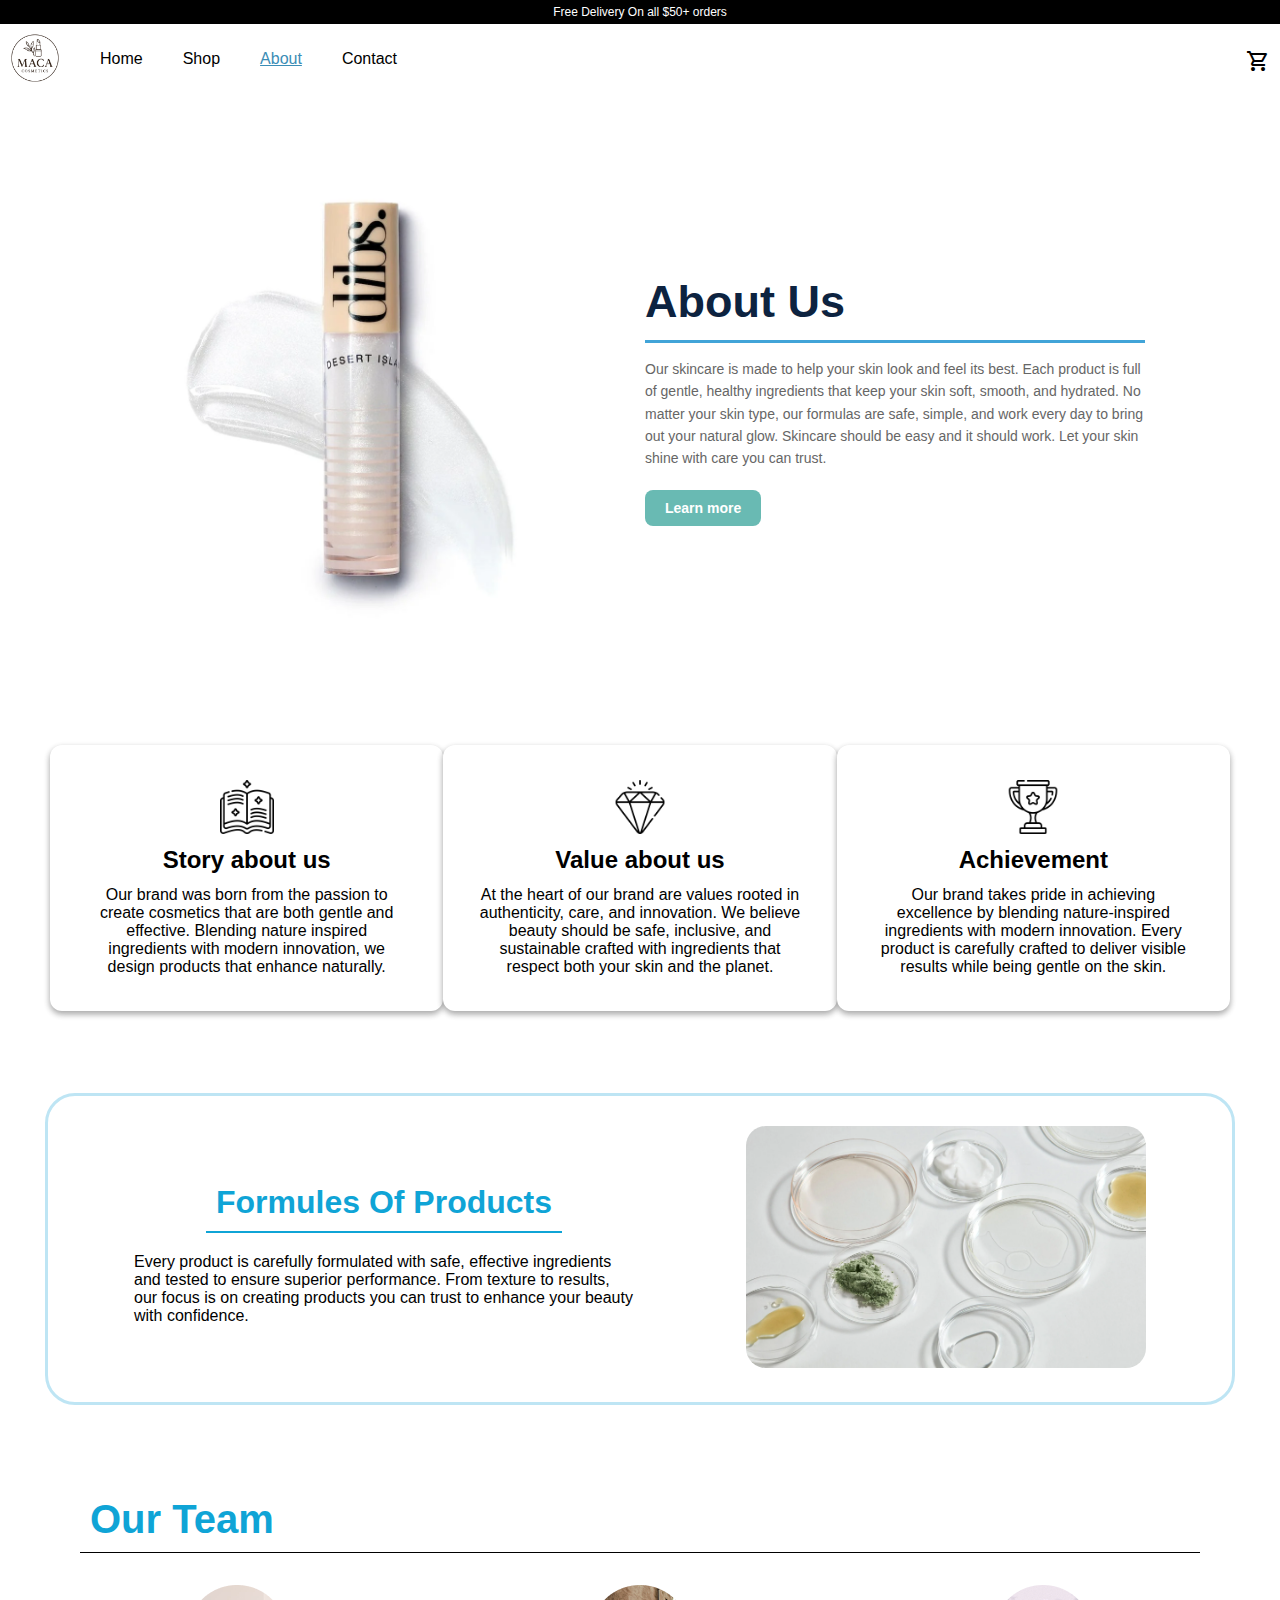
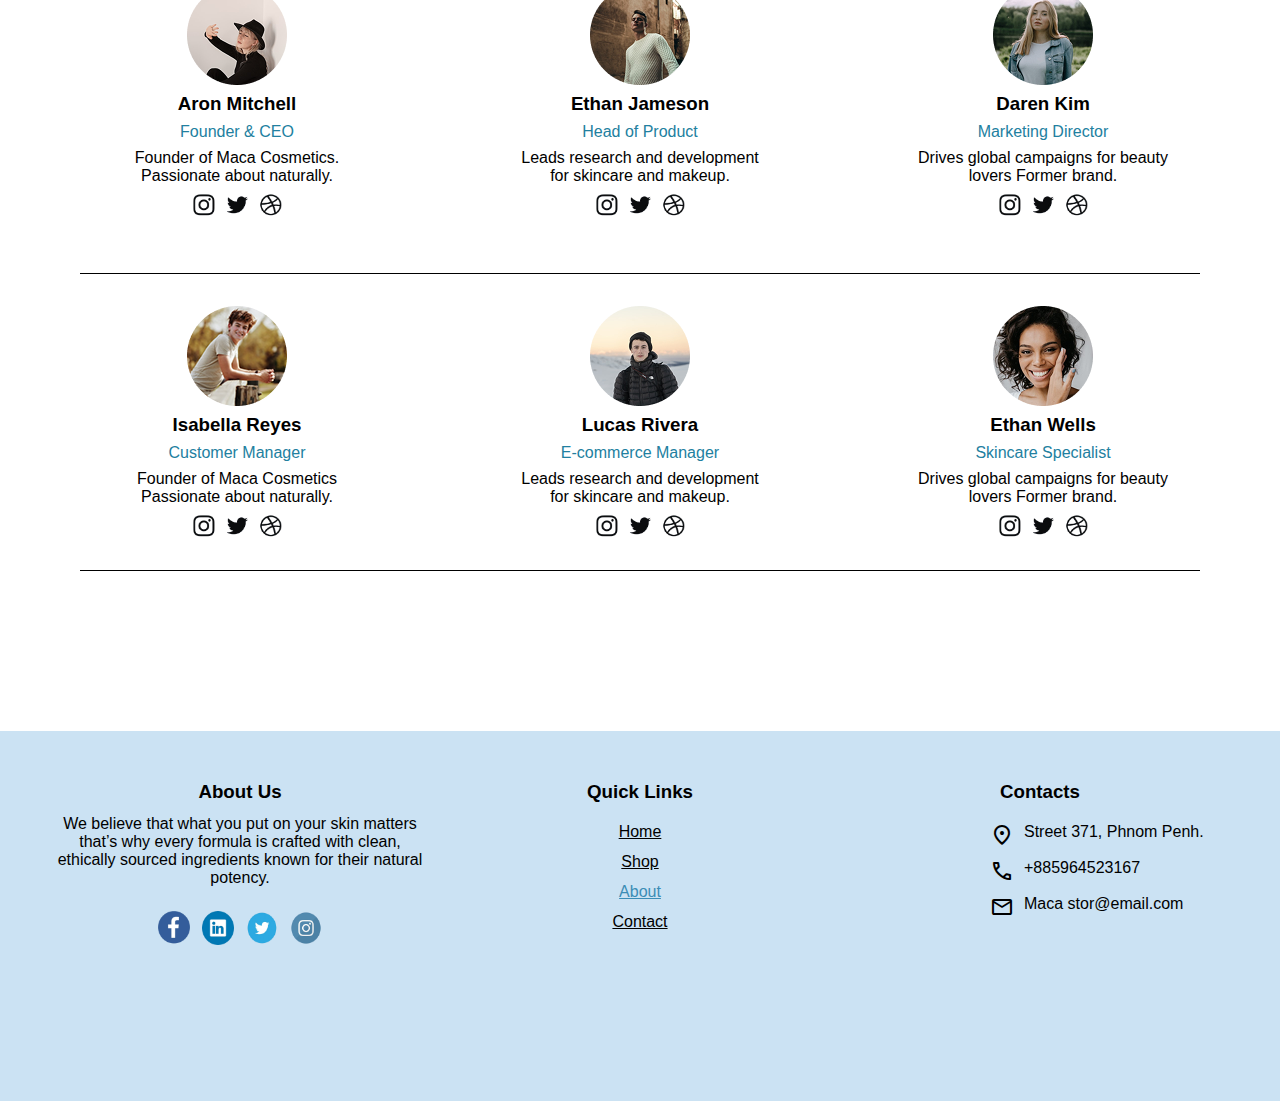
<file: page/about-page.html>
<!DOCTYPE html>
<html lang="en">

<head>
    <meta charset="UTF-8">
    <meta name="viewport" content="width=device-width, initial-scale=1.0">
    <title>About Page</title>
    <link rel="stylesheet" href="../style/about.css">
    <link rel="stylesheet"href="https://fonts.googleapis.com/css2?family=Material+Symbols+Outlined:opsz,wght,FILL,GRAD@20..48,100..700,0..1,-50..200" />
</head>

<body>
    <header>
        <p class="para">Free Delivery On all $50+ orders</p>
        <div class="header">
            <div class="left">
                <!-- <h1>MaCa</h1> -->
                <img src="../photo/logo2.png" alt="">
                <div class="link">
                    <a href="../index.html">Home</a>
                    <a href="shop-page.html">Shop</a>
                    <a href="about-page.html" id="active">About</a>
                    <a href="contact-page.html">Contact</a>
                </div>
            </div>
            <div class="right">
                <span class="material-symbols-outlined " id="icon-nav">
                    shopping_cart
                </span>
            </div>
        </div>
    </header>
    <main>
        <section class="about-section">
            <div class="about-image">
                <img src="../photo/image10.png" alt="About Us">
                 <!-- <img src="../photo/logo2.png" alt=""> -->
            </div>
            <div class="about-content">
                <h1>About Us</h1>
                <p>
                    Our skincare is made to help your skin look and feel its best. Each product is full of gentle, healthy ingredients that keep your skin soft, smooth, and hydrated. No matter your skin type, our formulas are safe, simple, and work every day to bring out your natural glow. Skincare should be easy and it should work. Let your skin shine with care you can trust.
                </p>
                <a href="#" class="btn">Learn more</a>
            </div>
        </section>
    </main>
    <section>
        <div class="text-footer">
            <div class="text">
                <span class="icon-self">
                    <img src="../photo/book.png" alt="">
                    <h2>Story about us</h2>
                    <p>Our brand was born from the passion to create cosmetics that are both gentle and effective. Blending nature inspired ingredients with modern innovation, we design products that enhance naturally.</p>
                </span>
            </div>
            <div class="text">
                <span class="icon-self">
                    <img src="../photo/value.png" alt="">
                    <h2>Value about us</h2>
                    <p>At the heart of our brand are values rooted in authenticity, care, and innovation. We believe beauty should be safe, inclusive, and sustainable crafted with ingredients that respect both your skin and the planet.</p>
                </span>
            </div>
            <div class="text">
                <span class="icon-self">
                    <img src="../photo/achive.png" alt="">
                    <h2>Achievement</h2>
                    <p>Our brand takes pride in achieving excellence by blending nature-inspired ingredients with modern innovation. Every product is carefully crafted to deliver visible results while being gentle on the skin. </p>
                </span>
            </div>
        </div>
    </section>
    <section>
        <div class="contain">
            <div class="text-contain">
                <h1>Formules Of Products</h1>
                <p>Every product is carefully formulated with safe, effective ingredients and tested to ensure superior performance. From texture to results, our focus is on creating products you can trust to enhance your beauty with confidence.</p>
            </div>
            <div><img src="../photo/fumule.png" alt=""></div>
        </div>
    </section>
    <section class="team">
        <h1>Our Team</h1>
        <div class="pro">
            <div class="profile">
                <img src="../photo/Ellipse 2.png" alt="">
                <!-- <img src="../photo/image-icon.png" alt="" id="icon-pro"> -->
                <h3>Aron Mitchell</h3>
                <p class="position">Founder & CEO </p>
                <p>Founder of Maca Cosmetics. Passionate about naturally.</p>
                <img src="../photo/icon-pro.png" alt="" id="img-pro">

            </div>
            <div class="profile">
                <img src="../photo/Ellipse 4.png" alt="">
                <h3>Ethan Jameson</h3>
                <p class="position">Head of Product</p>
                <p>Leads research and development for skincare and makeup.</p>
                <img src="../photo/icon-pro.png" alt="" id="img-pro">

            </div>
            <div class="profile">
                <img src="../photo/Ellipse 3.png" alt="">
                <!-- <img src="../photo/image-icon.png" alt="" id="icon-pro"> -->
                <h3>Daren Kim</h3>
                <p class="position">Marketing Director </p>
                <p>Drives global campaigns for beauty lovers Former brand.</p>
                <img src="../photo/icon-pro.png" alt="" id="img-pro">
            </div>  
        </div>
        <div class="pro1">
            <div class="profile">
                <img src="../photo/Ellipse 7.png" alt="">
                <!-- <img src="../photo/image-icon.png" alt="" id="icon-pro"> -->
                <h3>Isabella Reyes</h3>
                <p class="position">Customer Manager </p>
                <p>Founder of Maca Cosmetics Passionate about naturally.</p>
                <img src="../photo/icon-pro.png" alt="" id="img-pro">
            </div>
            <div class="profile">
                <img src="../photo/Ellipse 6.png" alt="">
                <h3>Lucas Rivera</h3>
                <p class="position">E-commerce Manager</p>
                <p>Leads research and development for skincare and makeup.</p>
                <img src="../photo/icon-pro.png" alt="" id="img-pro">
            </div>
            <div class="profile">
                <img src="../photo/Ellipse 1.png" alt="">
                <!-- <img src="../photo/image-icon.png" alt="" id="icon-pro"> -->
                <h3>Ethan Wells</h3>
                <p class="position">Skincare Specialist </p>
                <p>Drives global campaigns for beauty lovers Former brand.</p>
                <img src="../photo/icon-pro.png" alt="" id="img-pro">
            </div>  
        </div>
    </section>
    <footer>
        <div class="text-footershop">
            <div class="footer">
                <div class="last-left">
                    <h3>About Us</h3>
                    <p>We believe that what you put on your skin matters that’s why every formula is crafted with
                        clean,
                        ethically sourced ingredients known for their natural potency.</p>
                    <div class="icon-shop">
                        <img src="../photo/fb.png" alt="" id="image-footer">
                        <img src="../photo/lik.png" alt="" id="image-footer">
                        <img src="../photo/twi.png" alt="" id="image-footer">
                        <img src="../photo/insta.png" alt="" id="image-footer">
                    </div>
                </div>
                <div class="last-center">
                    <h3>Quick Links</h3>
                    <div class="quick">
                        <a href="../index.html">Home</a>
                        <a href="shop-page.html" >Shop</a>
                        <a href="about-page.html" id="active">About</a>
                        <a href="contact-page.html">Contact</a>
                    </div>
                </div>
                <div class="right">
                    <h3>Contacts</h3>
                    <div class="info">
                        <div class="icon-foot">
                            <span class="material-symbols-outlined">
                            location_on
                            </span> 
                             <p>Street 371, Phnom Penh.</p>
                        </div>
                        <div class="icon-foot">
                            <span class="material-symbols-outlined">
                            call
                            </span>
                            <p>+885964523167</p>
                        </div>
                        <div class="icon-foot">
                            <span class="material-symbols-outlined">
                            mail
                            </span>
                            <p>Maca stor@email.com</p>
                        </div>      
                    </div>
                </div>
            </div>
        </div>
    </footer>
</body>
</html>
</file>
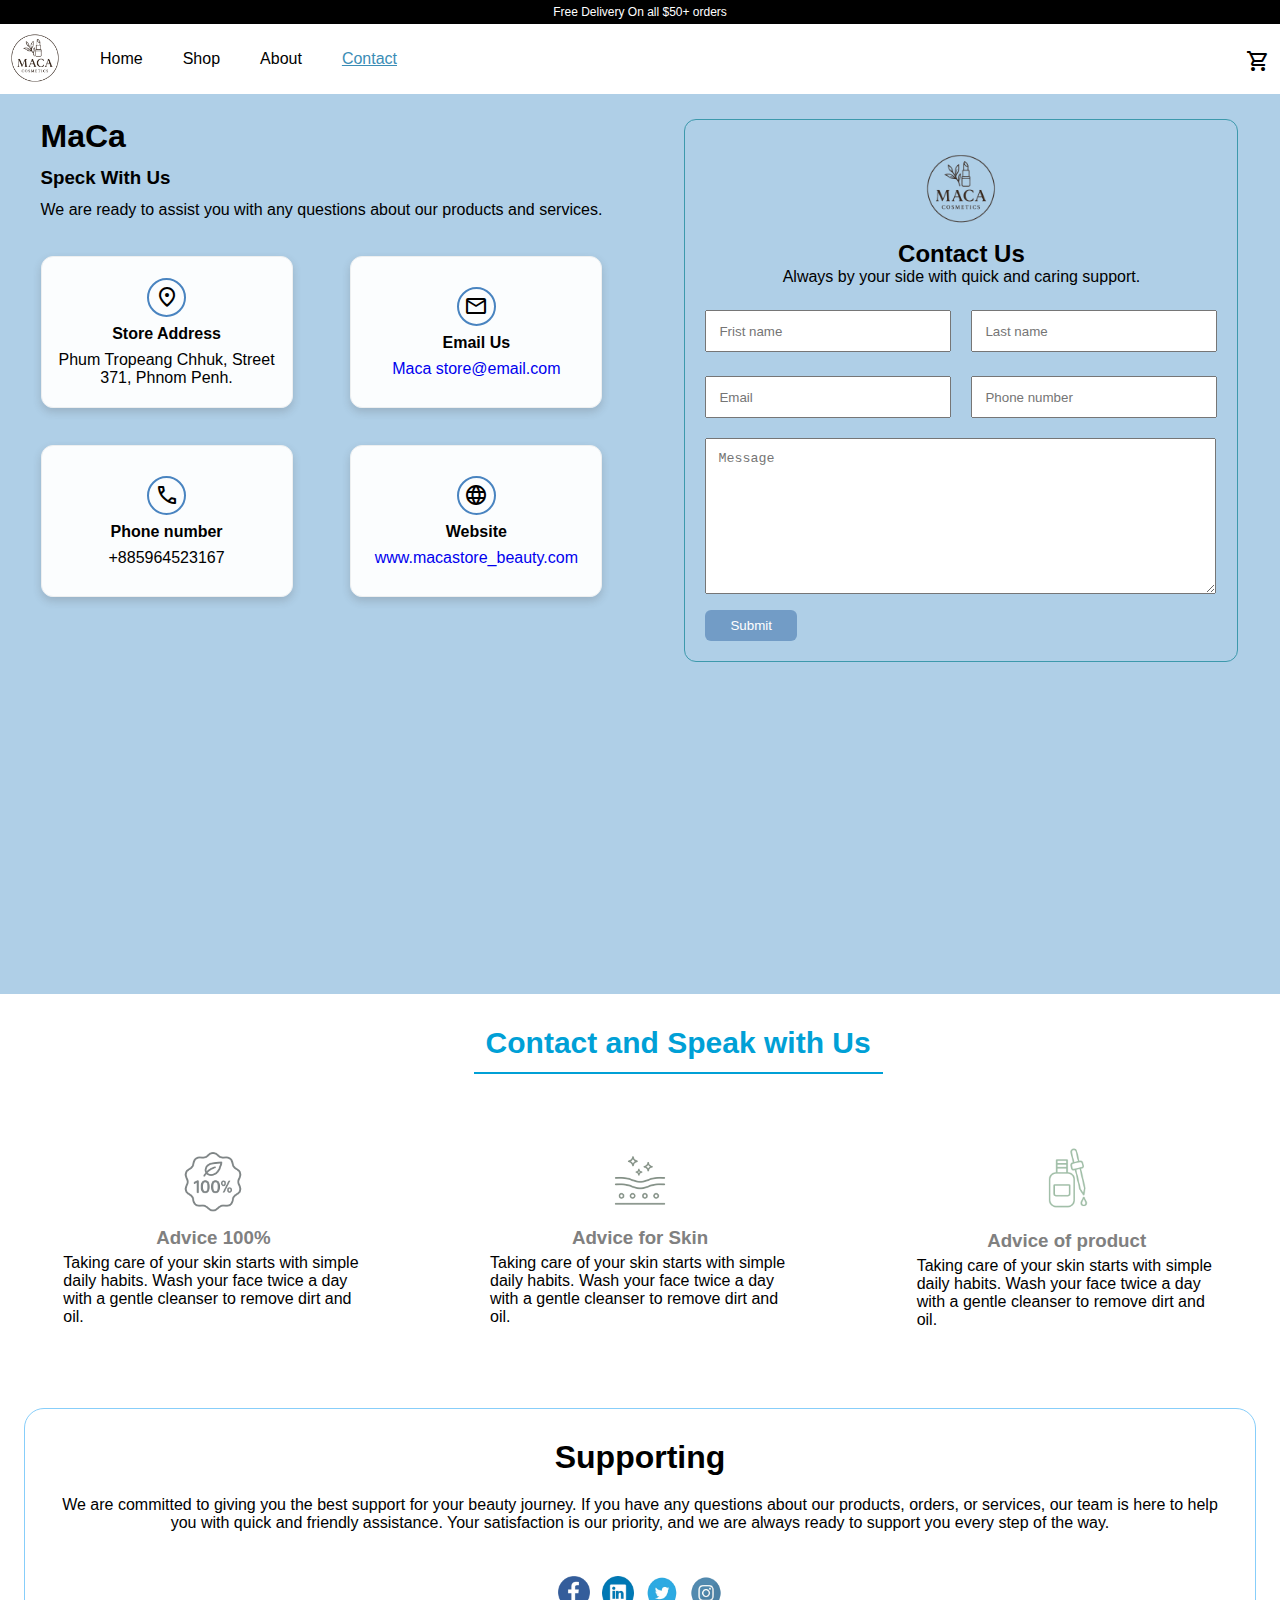
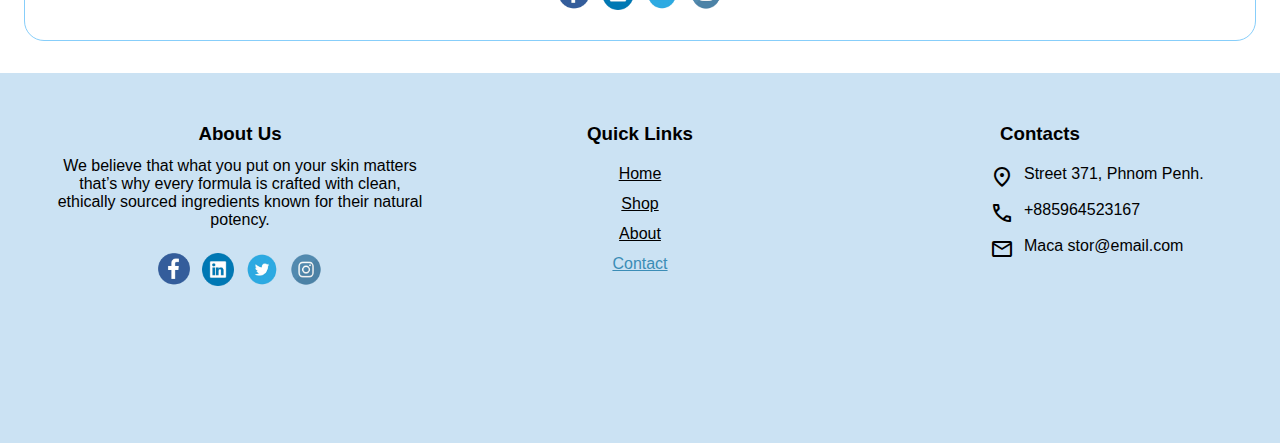
<file: page/contact-page.html>
<!DOCTYPE html>
<html lang="en">
<head>
    <meta charset="UTF-8">
    <meta name="viewport" content="width=device-width, initial-scale=1.0">
    <title>Contact Page</title>
    <link rel="stylesheet" href="../style/contact.css">
    <link rel="stylesheet" href="https://fonts.googleapis.com/css2?family=Material+Symbols+Outlined:opsz,wght,FILL,GRAD@20..48,100..700,0..1,-50..200" />
</head>
<body>
    <header>
        <p class="para">Free Delivery On all $50+ orders</p>
        <div class="header">
            <div class="left">
                <!-- <h1>MaCa</h1> -->
                <img src="../photo/logo2.png" alt="">
                <div class="link">
                    <a href="../index.html">Home</a>
                    <a href="shop-page.html">Shop</a>
                    <a href="about-page.html">About</a>
                    <a href="contact-page.html" id="active">Contact</a>
                </div>
            </div>
            <div class="right">
                <span class="material-symbols-outlined" id="icon-nav">
                shopping_cart
                </span>
            </div>
        </div>
    </header>
    <main>
        <div class="contain-main">
            <div class="left-contact">
                <!-- <img src="../photo/logo2.png" alt=""> -->
                 <h1>MaCa</h1>
                <h3>Speck With Us</h3>
                <p>We are ready to assist you with any questions about our products and services.</p>
                <div class="info-contact">
                    <div class="contact-contant">
                        <div class="icon-contact">
                            <span class="material-symbols-outlined">
                            location_on
                            </span>
                        </div>
                        <p><b>Store Address</b></p>
                        <p>Phum Tropeang Chhuk, Street 371, Phnom Penh.</p>
                    </div>
                    <div class="contact-contant">
                        <div class="icon-contact">
                        <span class="material-symbols-outlined">
                        mail
                        </span>  
                        </div>
                        <p><b>Email Us</b></p>
                        <a href="#">Maca store@email.com</a>
                    </div>
                </div>
                <div class="info-contact">
                    <div class="contact-contant">
                        <div class="icon-contact">
                        <span class="material-symbols-outlined">
                            call
                        </span>
                        </div>
                        <p><b>Phone number</b></p>
                        <p>+885964523167</p>
                    </div>
                    <div class="contact-contant">
                        <div class="icon-contact">
                            <span class="material-symbols-outlined">
                            language
                            </span>
                        </div>
                        <p><b>Website</b></p>
                        <a href="#">www.macastore_beauty.com</a>
                    </div>
                </div>
            </div>
            <div class="right-contact">
                <div class="text-contactpage">
                    <img src="../photo/logo2.png" alt="">
                    <h2>Contact Us</h2>
                    <p>Always by your side with quick and caring support.</p>
                </div>
                <div class="form">
                    <form action="" class="form-contact">
                        <input type="text" placeholder="Frist name"​ id="form">
                        <input type="email" placeholder="Email" id="form">
                    </form>
                    <form action="" class="form-contact">
                        <input type="text" placeholder="Last name" id="form">
                        <input type="number" placeholder="Phone number" id="form">
                    </form>
                </div>
                <textarea name="" id="" placeholder="Message" class="message"></textarea>
                <div class="btn-contact"><button>Submit</button></div> 
            </div>
        </div> 
    </main>
    <section>
        <h1 class="text-h1">Contact and Speak with Us</h1>
        <div class="box-contact">
            <div class="box-main">
                <img src="../photo/im1.png" alt="">
                <h3>Advice 100%</h3>
                <p>Taking care of your skin starts with simple daily habits. Wash your face twice a day with a gentle cleanser to remove dirt and oil.</p>
            </div>
            <div class="box-main">
                <img src="../photo/im2.png" alt="">
                <h3>Advice for Skin</h3>
                <p>Taking care of your skin starts with simple daily habits. Wash your face twice a day with a gentle cleanser to remove dirt and oil.</p>
            </div>
            <div class="box-main">
                <img src="../photo/im3.png" alt="" id="im3">
                <h3>Advice of product</h3>
                <p>Taking care of your skin starts with simple daily habits. Wash your face twice a day with a gentle cleanser to remove dirt and oil.</p>
            </div>
        </div>
            <div class="support">
                <div class="text-support">
                    <h1>Supporting</h1>
                    <p>We are committed to giving you the best support for your beauty journey. If you have any questions about our products, orders, or services, our team is here to help you with quick and friendly assistance. Your satisfaction is our priority, and we are always ready to support you every step of the way.</p>
                    <div class="icon-shop">
                        <img src="../photo/fb.png" alt="" id="image-footer">
                        <img src="../photo/lik.png" alt="" id="image-footer">
                        <img src="../photo/twi.png" alt="" id="image-footer">
                        <img src="../photo/insta.png" alt="" id="image-footer">
                    </div>
                </div>
            </div>
    </section>
    <footer>
        <div class="text-footershop">
            <div class="footer">
                <div class="last-left">
                    <h3>About Us</h3>
                    <p>We believe that what you put on your skin matters that’s why every formula is crafted with
                        clean,
                        ethically sourced ingredients known for their natural potency.</p>
                    <div class="icon-shop">
                        <img src="../photo/fb.png" alt="" id="image-footer">
                        <img src="../photo/lik.png" alt="" id="image-footer">
                        <img src="../photo/twi.png" alt="" id="image-footer">
                        <img src="../photo/insta.png" alt="" id="image-footer">
                    </div>
                </div>
                <div class="last-center">
                    <h3>Quick Links</h3>
                    <div class="quick">
                        <a href="../index.html">Home</a>
                        <a href="shop-page.html" >Shop</a>
                        <a href="about-page.html">About</a>
                        <a href="contact-page.html"  id="active">Contact</a>
                    </div>
                </div>
                <div class="right">
                    <h3>Contacts</h3>
                    <div class="info">
                        <div class="icon-foot">
                            <span class="material-symbols-outlined">
                            location_on
                            </span> 
                             <p>Street 371, Phnom Penh.</p>
                        </div>
                        <div class="icon-foot">
                            <span class="material-symbols-outlined">
                            call
                            </span>
                            <p>+885964523167</p>
                        </div>
                        <div class="icon-foot">
                            <span class="material-symbols-outlined">
                            mail
                            </span>
                            <p>Maca stor@email.com</p>
                        </div>      
                    </div>
                </div>
            </div>
        </div>
    </footer>
</body>
</html>
</file>
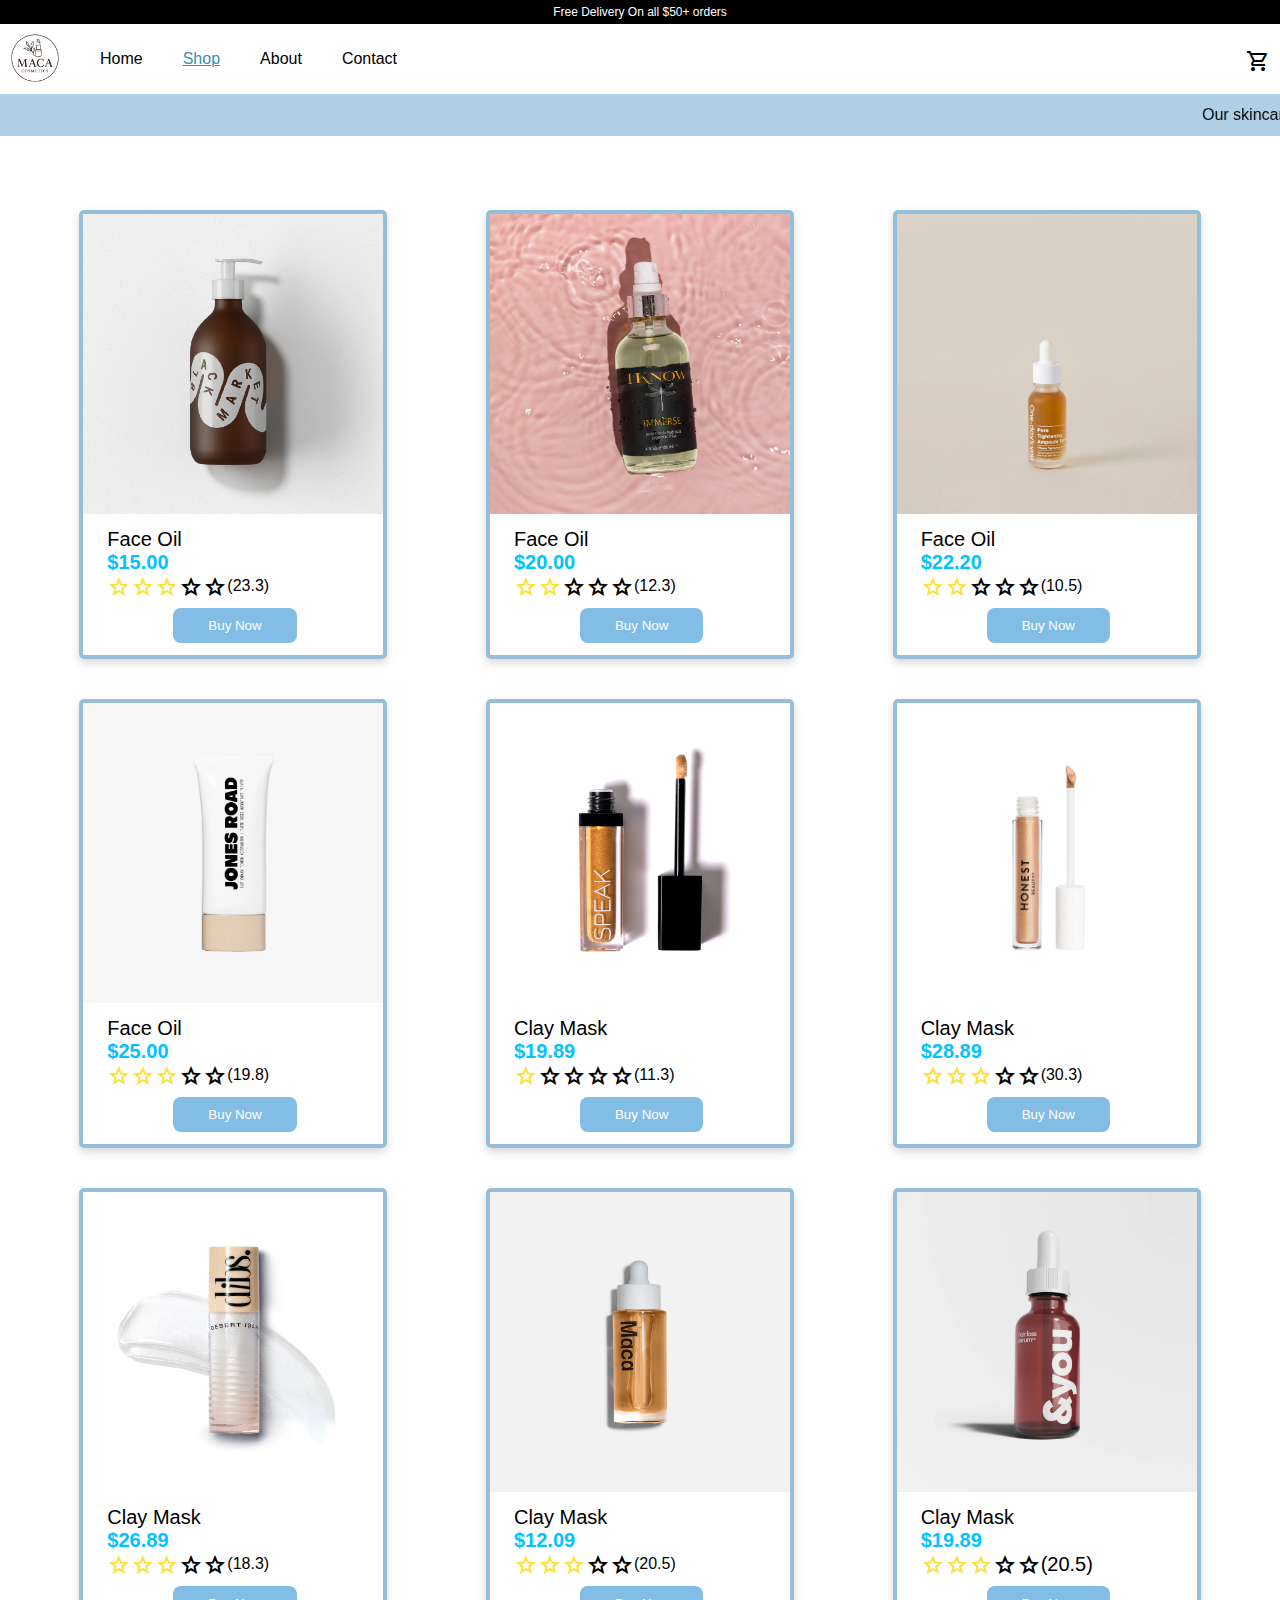
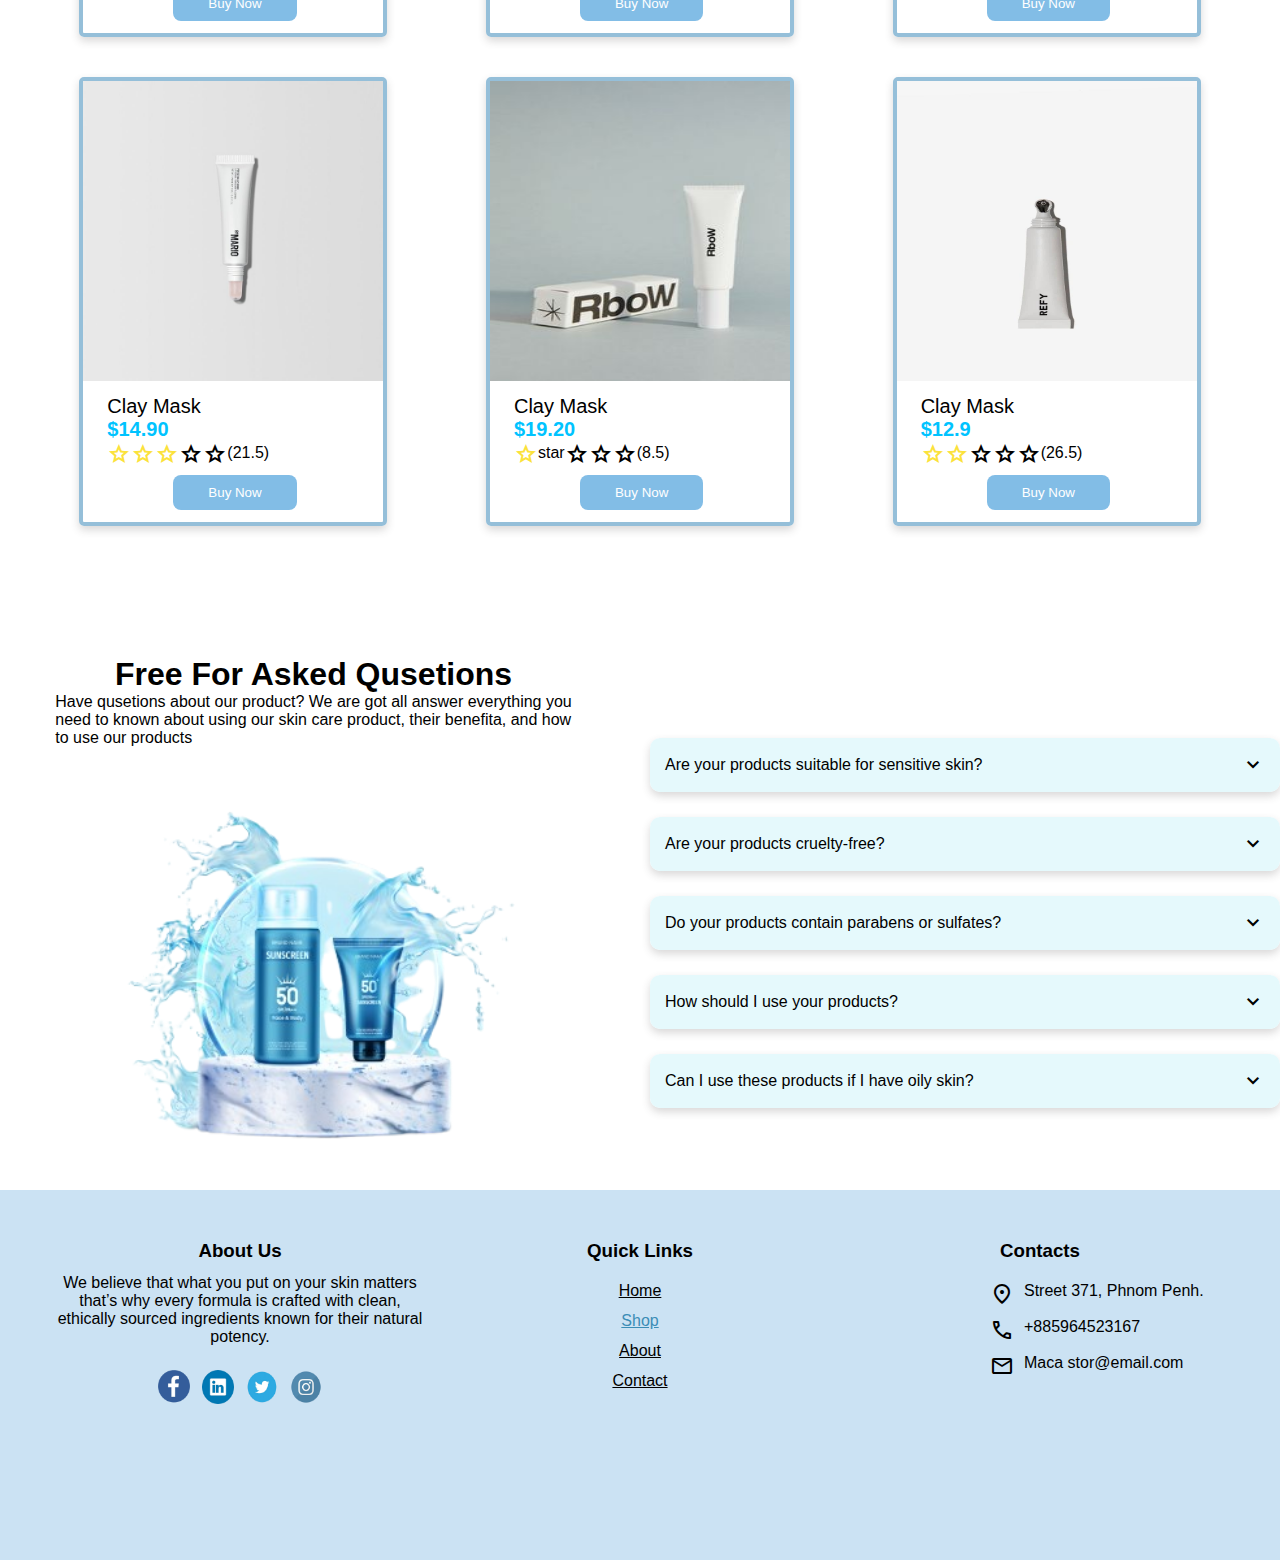
<file: page/shop-page.html>
<!DOCTYPE html>
<html lang="en">
<head>
    <meta charset="UTF-8">
    <meta name="viewport" content="width=device-width, initial-scale=1.0">
    <title>Shop Page</title>
    <link rel="stylesheet" href="../style/shop.css">
    <link rel="stylesheet" href="https://fonts.googleapis.com/css2?family=Material+Symbols+Outlined:opsz,wght,FILL,GRAD@20..48,100..700,0..1,-50..200" />
</head>
<body>
    <header>
        <p class="para">Free Delivery On all $50+ orders</p>
        <div class="header">
            <div class="left">
                <img src="../photo/logo2.png" alt="">
                <div class="link">
                    <a href="../index.html">Home</a>
                    <a href="shop-page.html"  id="active">Shop</a>
                    <a href="about-page.html">About</a>
                    <a href="contact-page.html">Contact</a>
                </div>
            </div>
            <div class="right">
                <span class="material-symbols-outlined " id="icon-nav">
                shopping_cart
                </span>
            </div>
        </div>
    </header>
    <main class="main-shop">
        <marquee>Our skincare is made to help your skin look and feel its best. Each product is full of gentle, healthy ingredients that keep your skin soft, smooth, and hydrated. No matter your skin type, our formulas are safe, simple, and work every day to bring out your natural glow. </marquee>
        <div class="top-sell">
            <div class="card">
                <img src="../photo/image2.png" alt="" >
                <div class="icon-text">
                    <p class="name">Face Oil</p>
                    <p class="price"><b>$15.00</b></p>
                    <div class="star">
                        <span class="material-symbols-outlined" id="icon-card">
                        star
                        </span>
                        <span class="material-symbols-outlined" id="icon-card">
                        star
                        </span>
                        <span class="material-symbols-outlined" id="icon-card">
                        star
                        </span>
                        <span class="material-symbols-outlined">
                        star
                        </span>
                        <span class="material-symbols-outlined">
                        star
                        </span>
                        <span>(23.3)</span>
                    </div>
                </div>
                <div class="view">
                    <button><a href="#">Buy Now</a></button>
                </div>
            </div>
            <div class="card">
                <img src="../photo/image3.png" alt="" > 
                <div class="icon-text">
                    <p class="name">Face Oil</p>
                    <p class="price"><b>$20.00</b></p>
                    <div class="star">
                        <span class="material-symbols-outlined" id="icon-card">
                        star
                        </span>
                        <span class="material-symbols-outlined" id="icon-card">
                        star
                        </span>
                        <span class="material-symbols-outlined">
                        star
                        </span>
                        <span class="material-symbols-outlined">
                        star
                        </span>
                        <span class="material-symbols-outlined">
                        star
                        </span>
                        <span>(12.3)</span>
                    </div>
                </div>
                <div class="view">
                    <button><a href="#">Buy Now</a></button>
                </div>
            </div>
            <div class="card">
                <img src="../photo/image.png" alt="" >
                <div class="icon-text">
                    <p class="name">Face Oil</p>
                    <p class="price"><b>$22.20</b></p>
                    <div class="star">
                        <span class="material-symbols-outlined" id="icon-card">
                        star
                        </span>
                        <span class="material-symbols-outlined" id="icon-card">
                        star
                        </span>
                        <span class="material-symbols-outlined">
                        star
                        </span>
                        <span class="material-symbols-outlined">
                        star
                        </span>
                        <span class="material-symbols-outlined">
                        star
                        </span>
                        <span>(10.5)</span>
                    </div>
                </div>
                <div class="view">
                    <button><a href="#">Buy Now</a></button>
                </div>
            </div>
            <div class="card">
                <img src="../photo/image4.png" alt=""  id="image4">
                <div class="icon-text">
                    <p class="name">Face Oil<p>
                    <p class="price"><b>$25.00</b></p>
                    <div class="star">
                        <span class="material-symbols-outlined" id="icon-card">
                        star
                        </span>
                        <span class="material-symbols-outlined" id="icon-card">
                        star
                        </span>
                        <span class="material-symbols-outlined" id="icon-card">
                        star
                        </span>
                        <span class="material-symbols-outlined">
                        star
                        </span>
                        <span class="material-symbols-outlined">
                        star
                        </span>
                        <span>(19.8)</span>
                    </div>
                </div>
                <div class="view">
                    <button><a href="#">Buy Now</a></button>
                </div>
            </div>
            <div class="card">
                <img src="../photo/image8.png" alt="" id="image4">
                <div class="icon-text">
                    <p class="name">Clay Mask</p>
                    <p class="price"><b>$19.89</b></p>
                    <div class="star">
                        <span class="material-symbols-outlined" id="icon-card">
                        star
                        </span>
                        <span class="material-symbols-outlined">
                        star
                        </span>
                        <span class="material-symbols-outlined">
                        star
                        </span>
                        <span class="material-symbols-outlined">
                        star
                        </span>
                        <span class="material-symbols-outlined">
                        star
                        </span> 
                        <span>(11.3)</span>
                    </div>
                </div>
                <div class="view">
                    <button><a href="#">Buy Now</a></button>
                </div>
            </div>
             <div class="card">
                <img src="../photo/image9.png" alt="" id="image4">
                <div class="icon-text">
                    <p class="name">Clay Mask</p>
                    <p class="price"><b>$28.89</b></p>
                    <div class="star">
                        <span class="material-symbols-outlined" id="icon-card">
                        star
                        </span>
                        <span class="material-symbols-outlined" id="icon-card">
                        star
                        </span>
                        <span class="material-symbols-outlined" id="icon-card">
                        star
                        </span>
                        <span class="material-symbols-outlined">
                        star
                        </span>
                        <span class="material-symbols-outlined">
                        star
                        </span> 
                        <span>(30.3)</span>
                    </div>
                </div>
                <div class="view">
                    <button><a href="#">Buy Now</a></button>
                </div>
            </div>
             <div class="card">
                <img src="../photo/image10.png" alt="" id="image4">
                <div class="icon-text">
                    <p class="name">Clay Mask</p>
                    <p class="price"><b>$26.89</b></p>
                    <div class="star">
                        <span class="material-symbols-outlined" id="icon-card">
                        star
                        </span>
                        <span class="material-symbols-outlined" id="icon-card">
                        star
                        </span>
                        <span class="material-symbols-outlined" id="icon-card">
                        star
                        </span>
                        <span class="material-symbols-outlined">
                        star
                        </span>
                        <span class="material-symbols-outlined">
                        star
                        </span> 
                        <span>(18.3)</span>
                    </div>
                </div>
                <div class="view">
                    <button><a href="#">Buy Now</a></button>
                </div>
            </div>
             <div class="card">
                <img src="../photo/image11.png" alt="" id="image4">
                <div class="icon-text">
                    <p class="name">Clay Mask</p>
                    <p class="price"><b>$12.09</b></p>
                    <div class="star">
                        <span class="material-symbols-outlined" id="icon-card">
                        star
                        </span>
                        <span class="material-symbols-outlined" id="icon-card">
                        star
                        </span>
                        <span class="material-symbols-outlined" id="icon-card">
                        star
                        </span>
                        <span class="material-symbols-outlined">
                        star
                        </span>
                        <span class="material-symbols-outlined">
                        star
                        </span> 
                        <span>(20.5)</span>
                    </div>
                </div>
                <div class="view">
                    <button><a href="#">Buy Now</a></button>
                </div>
            </div>
            <div class="card">
                <img src="../photo/image12.png" alt="" id="image4">
                <div class="icon-text">
                    <p​ class="name">Clay Mask</p>
                    <p class="price"> <b>$19.89</b></p>
                    <div class="star">
                        <span class="material-symbols-outlined" id="icon-card">
                        star
                        </span>
                        <span class="material-symbols-outlined" id="icon-card">
                        star
                        </span>
                        <span class="material-symbols-outlined" id="icon-card">
                        star
                        </span>
                        <span class="material-symbols-outlined">
                        star
                        </span>
                        <span class="material-symbols-outlined">
                        star
                        </span> 
                        <span>(20.5)</span> 
                    </div>
                </div>
                <div class="view">
                    <button><a href="#">Buy Now</a></button>
                </div>
            </div>
            <div class="card">
                <img src="../photo/image13.png" alt="" id="image4">
                <div class="icon-text">
                    <p class="name">Clay Mask</p>
                    <p class="price"><b>$14.90</b></p>
                    <div class="star">
                        <span class="material-symbols-outlined" id="icon-card">
                        star
                        </span>
                        <span class="material-symbols-outlined" id="icon-card">
                        star
                        </span>
                        <span class="material-symbols-outlined" id="icon-card">
                        star
                        </span>
                        <span class="material-symbols-outlined">
                        star
                        </span>
                        <span class="material-symbols-outlined">
                        star
                        </span> 
                        <span>(21.5)</span>
                    </div>
                </div>
                <div class="view">
                    <button><a href="#">Buy Now</a></button>
                </div>
            </div>
             <div class="card">
                <img src="../photo/image14.png" alt="" id="image4">
                <div class="icon-text">
                    <p class="name">Clay Mask</p>
                    <p class="price"><b>$19.20</b></p>
                    <div class="star">
                        <span class="material-symbols-outlined" id="icon-card">
                        star
                        </span>
                        <span class="material-symbols-outline">
                        star
                        </span>
                        <span class="material-symbols-outlined">
                        star
                        </span>
                        <span class="material-symbols-outlined">
                        star
                        </span>
                        <span class="material-symbols-outlined">
                        star
                        </span> 
                        <span>(8.5)</span>
                    </div>
                </div>
                <div class="view">
                    <button><a href="#">Buy Now</a></button>
                </div>
            </div>
            <div class="card">
                <img src="../photo/image15.png" alt="" id="image4">
                <div class="icon-text">
                    <p class="name">Clay Mask</p>
                    <p class="price"><b>$12.9</b></p>
                    <div class="star">
                        <span class="material-symbols-outlined" id="icon-card">
                        star
                        </span>
                        <span class="material-symbols-outlined" id="icon-card">
                        star
                        </span>
                        <span class="material-symbols-outlined">
                        star
                        </span>
                        <span class="material-symbols-outlined">
                        star
                        </span>
                        <span class="material-symbols-outlined">
                        star
                        </span> 
                        <span>(26.5)</span>
                    </div>
                </div>
                <div class="view">
                    <button><a href="#">Buy Now</a></button>
                </div>
            </div>
        </div>
    </main>
    <section>
        <div class="on-footer">
            <div class="left-shop">
                <h1>Free For Asked Qusetions</h1>
                <p>Have qusetions about our product? We are got all answer everything you <br> need to known about using our skin care product, their benefita, and how  <br>to use our products</p>
                <img src="../photo/shop.png" alt="">
            </div>
            <div class="right-shop">
                <div class="text-rightshop">Are your products suitable for sensitive skin?
                    <span class="material-symbols-outlined">
                    keyboard_arrow_down
                    </span>
                </div>
                <div class="text-rightshop">Are your products cruelty-free?
                    <span class="material-symbols-outlined">
                    keyboard_arrow_down
                    </span>
                </div>
                <div class="text-rightshop">Do your products contain parabens or sulfates?
                    <span class="material-symbols-outlined">
                    keyboard_arrow_down
                    </span>
                </div>
                <div class="text-rightshop">How should I use your products?
                    <span class="material-symbols-outlined">
                    keyboard_arrow_down
                    </span>
                </div>
                <div class="text-rightshop">Can I use these products if I have oily skin?
                    <span class="material-symbols-outlined">
                    keyboard_arrow_down
                    </span>
                </div>
            </div> 
       </div>
    </section> 
   <footer>
        <div class="text-footershop">
            <div class="footer">
                <div class="last-left">
                    <h3>About Us</h3>
                    <p>We believe that what you put on your skin matters that’s why every formula is crafted with
                        clean,
                        ethically sourced ingredients known for their natural potency.</p>
                    <div class="icon-shop">
                        <img src="../photo/fb.png" alt="" id="image-footer">
                        <img src="../photo/lik.png" alt="" id="image-footer">
                        <img src="../photo/twi.png" alt="" id="image-footer">
                        <img src="../photo/insta.png" alt="" id="image-footer">
                    </div>
                </div>
                <div class="last-center">
                    <h3>Quick Links</h3>
                    <div class="quick">
                        <a href="../index.html">Home</a>
                        <a href="shop-page.html"  id="active">Shop</a>
                        <a href="about-page.html">About</a>
                        <a href="contact-page.html">Contact</a>
                    </div>
                </div>
                <div class="right">
                    <h3>Contacts</h3>
                    <div class="info">
                        <div class="icon-foot">
                            <span class="material-symbols-outlined">
                            location_on
                            </span> 
                             <p>Street 371, Phnom Penh.</p>
                        </div>
                        <div class="icon-foot">
                            <span class="material-symbols-outlined">
                            call
                            </span>
                            <p>+885964523167</p>
                        </div>
                        <div class="icon-foot">
                            <span class="material-symbols-outlined">
                            mail
                            </span>
                            <p>Maca stor@email.com</p>
                        </div>      
                    </div>
                </div>
            </div>
        </div>
    </footer>
</body>
</html>
</file>
<file: style/about.css>
*{
    margin: 0;
    padding: 0;
}
body{
    font-family: sans-serif;
}
/* header */
.para{
    background-color: black;
    text-align: center;
    color: white;
    padding: 5px;
    font-size: 12px;
}
.header{
    display: flex;
    justify-content: space-between;
    background-color: white;
    /* padding: 12px; */
}
.left{
    display: flex;
    justify-content: center;
    align-items: center;
    gap: 30px;
}
.left img{
  width: 70px;
}
#icon-nav{
  margin-top: 25px;
  margin-right:10px ;
}
.link{
    display: flex;
    gap: 40px;
}
.link a{
    text-decoration: none;
    color: black;
}
.link a:hover{
    text-decoration: underline;
    color: rgb(59, 141, 182);
}
#active{
    color: rgb(59, 141, 182);
    text-decoration: underline;
}
marquee{
    /* margin-top: 12px; */
    background-color: rgb(175, 207, 231);
    padding: 12px;
}
/* main */
.about-section {
  display: flex;
  align-items: center;
  justify-content: center;
  gap: 60px;
  /* max-width: 1000px; */
  /* margin: 50px auto; */
  /* padding: 20px; */
}

.about-image img {
  width: 450px;
  height: auto;
}

.about-content {
  max-width: 500px;
}

.about-content h1 {
    padding: 12px 0px;
    font-size: 45px;
    color: #0d2340;
    margin-bottom: 15px;
    border-bottom: 3px rgb(65, 164, 216) solid;
}

.about-content p {
  font-size: 14px;
  color: #666;
  line-height: 1.6;
  margin-bottom: 20px;
}

.btn {
  display: inline-block;
  padding: 10px 20px;
  background: #69bab3;
  color: #fff;
  font-size: 14px;
  font-weight: bold;
  text-decoration: none;
  border-radius: 8px;
}

.btn:hover {
  background: #0fa4d6;
}
.icon-self{
  display: flex;
  justify-content: center;
  align-items: center;
  flex-direction: column;
  gap: 12px;
}
.icon-self img{
  width: 54px;
}
.icon-self p{
  text-align: center;
}
.text{
  width: 350px;
  box-shadow: rgba(69, 154, 203, 0.16) 0px 3px 10px, rgba(92, 150, 163, 0.23) 0px 3px 6px;
  padding: 35px;
  border-radius: 12px;
  transition: .5s;
  transform: scale(1);
}
.text:hover{
  transform: scale(1.05);
}
.contain{
  display: flex;
  justify-content: space-around;
  padding: 30px;
  border-radius: 30px;
  margin: 2px 45px;
  border: 3px solid  #bee5f4 ;
  margin-top: 32px;
}
.text-contain{
  width: 500px;
  display: flex;
  justify-content: center;
  align-items: center;
  flex-direction: column;
  gap: 20px;
}
.text-contain h1{
  font-size: 32px;
  color: #0fa4d6;
  border-bottom: 2px solid #0fa4d6;
  padding: 10px;
}
.contain img{
  width: 400px;
  border-radius: 20px;
}
.profile{
  width: 250px;
  /* border: 1px black solid; */
  display: flex;
  flex-direction: column;
  justify-content: center;
  align-items: center;
  gap: 8px;
}
#img-pro{
  width: 90px;
}

.profile p{
  text-align: center;
}
.profile img{
  width: 100px;
}
.team{
  padding: 80px;
}
.team h1{
  color: #0fa4d6;
  font-size: 40px;
  padding: 10px;
}
.position{
  color: #2280a0;
}
#icon-pro{
  width: 100px;
  /* border: 1px black solid; */
  display: flex;
  justify-content: center;
  align-items: center;
}
.pro{
  display: flex;
  justify-content: space-between;
  border-top: 1px black solid;
  padding: 32px;
  /* border-bottom: 1px black solid; */

}
.pro1{
  border-bottom: 1px black solid;
  border-top: 1px black solid;
  display: flex;
  justify-content: space-between;
  margin-top: 24px;
  padding: 32px;
}


/* footer */
#image-footer{
    width: 32px;
} 
.icon-shop{
  display: flex;
  justify-content: center;
  gap: 12px;
  margin-top: 24px;
}
.text-footer{
  padding: 50px;
  display: flex;
  justify-content: space-between;
}
.text-footer:hover{
  transform: scale(1.05);
}
.text{
  box-shadow: rgba(0, 0, 0, 0.16) 0px 3px 6px, rgba(0, 0, 0, 0.23) 0px 3px 6px;
  padding: 35px;
  border-radius: 12px;
  background: white;

}
.text-footershop {
  width: 100%;
  background-color: rgb(203, 226, 243);
  margin-top: 80px; 
}
.footer{
  display: flex;
  gap: 20px;
  padding: 50px 50px;
  height: 30vh;
}
.footer .last-left {
    flex: 1;
    text-align: center;
}
.footer .last-left p{
  margin-top: 12px;
}
.footer .last-center {
  text-align: center;
  flex: 1;
}
.footer .right {
  flex: 1;
}
.footer .right h3{
  text-align: center;
}
.quick{
  display: flex;
  flex-direction: column;
  margin-top: 20px;
  gap: 12px;
}
.quick a{
  color: black;
}
.info{
  display: flex;
  margin-top: 20px;
  flex-direction: column;
  gap: 12px;
  margin-left: 140px;
}
.icon-foot{
  display: flex;
  gap: 10px;
}
</file>
<file: style/contact.css>
* {
    margin: 0;
    padding: 0;
}

body {
    font-family: sans-serif;
}

/* header */
.para {
    background-color: black;
    text-align: center;
    color: white;
    padding: 5px;
    font-size: 12px;
}

.header {
    display: flex;
    justify-content: space-between;
    background-color: white;
}

.left {
    display: flex;
    justify-content: center;
    align-items: center;
    gap: 30px;
}

.left img {
    width: 70px;
}

#icon-nav {
    margin-top: 25px;
    margin-right: 10px;
}

.link {
    display: flex;
    gap: 40px;
}

.link a {
    text-decoration: none;
    color: black;
}

.link a:hover {
    text-decoration: underline;
    color: rgb(59, 141, 182);
}

#active {
    color: rgb(59, 141, 182);
    text-decoration: underline;
}

/* main */
/* .head-contact{
    display: flex;
    justify-content: center;
    align-items: center;
    height: 100px;
    background-image: url(../photo/contact2.jpg);
    background-position: center;
    background-size: cover;
    background-repeat: no-repeat;
}
.head-contact h1{
    font-size: 45px;
    font-weight: bold;
    -webkit-text-fill-color: transparent;
    -webkit-text-stroke: 1px rgb(73, 132, 192);
} */
.left-contact {
    /* width: 30%; */
    /* border: 1px solid rgb(45, 125, 141); */
    /* height: 200px; */
    /* margin: 32px; */
    border-radius: 12px;
    padding: 24px;
    display: flex;
    flex-direction: column;
    gap: 12px;
}

.left-contact img {
    width: 80px;
}

.icon-contact {
    display: flex;
    justify-content: center;
    align-items: center;
    width: 35px;
    height: 35px;
    border-radius: 100%;
    border: 2px solid rgb(73, 132, 192);
}

.contain-main {
    display: flex;
    justify-content: space-around;
}

/* .contain-logo img{
    width: 400px;
} */
.contact-contant {
    display: flex;
    justify-content: center;
    align-items: center;
    flex-direction: column;
    border: 1px solid rgb(237, 239, 240);
    width: 250px;
    height: 150px;
    gap: 8px;
    border-radius: 12px;
    box-shadow: 0 4px 8px rgba(64, 61, 61, 0.2);
    background-color: rgba(255, 255, 255, 0.951);

}

.contact-contant p {
    text-align: center;
}

.contact-contant a {
    text-decoration: none;
}

.info-contact {
    display: flex;
    justify-content: space-between;
    margin-top: 25px;
}

.info-contact1 {
    margin-top: 24px;
    display: flex;
    justify-content: space-between;
}

#form {
    height: 38px;
    width: 230px;
    margin-top: 24px;
}

.form-contact {
    display: flex;
    flex-direction: column;
}

.form {
    display: flex;
    gap: 20px;
}

.message {
    margin-top: 20px;
    width: 485px;
    height: 130px;
}

.btn-contact button {
    padding: 8px 25px;
    border-radius: 6px;
    border: none;
    background-color: rgb(114, 156, 198);
    color: white;
    margin-top: 12px;
}

.right-contact {
    margin: 25px;
    border: 1px solid rgb(61, 153, 172);
    border-radius: 12px;
    padding: 20px;
}

.right-contact img {
    width: 100px;
}

input {
    outline: none;
    padding-left: 12px;
}

main {
    height: 100vh;
    background-color: rgb(175, 207, 231);
}

.box-contact {
    display: flex;
    justify-content: space-around;
    /* margin: 24px; */
}

.box-main {
    display: flex;
    justify-content: center;
    align-items: center;
    flex-direction: column;
    width: 300px;
    gap: 5px;
}

.box-main img {
    width: 80px;
}

.box-main h3 {
    color: gray;
}

textarea {
    outline: none;
    padding: 12px;
}

section {
    margin-top: 20px;
}

.text-contactpage {
    display: flex;
    flex-direction: column;
    justify-content: center;
    align-items: center;
}

.text-h1 {
    font-size: 30px;
    margin-left: 37%;
    color: #00a0d6;
    font-weight: bold;
    display: inline-block;
    border-bottom: 2px solid #00a0d6;
    /* padding-bottom: 5px;          */
    padding: 12px;
}

.support {
    margin-top: 50px;
    border: 1px solid lightskyblue;
    /* padding: 100px; */
    border-radius: 20px;
    margin: 24px;
}

.text-support {
    display: flex;
    text-align: center;
    flex-direction: column;
    gap: 20px;
}

#image-footer {
    width: 32px;
}

.icon-shop {
    display: flex;
    justify-content: center;
    gap: 12px;
    margin-top: 24px;
}

.box-contact {
    width: 100%;
    height: 300px;
    /* background-color: #aad9e9; */
    /* border: 1px solid black; */
    margin-top: 10px;
}

#im3 {
    width: 130px;
}

/* footer */
image-footer {
    width: 32px;
}

.icon-shop {
    display: flex;
    justify-content: center;
    gap: 12px;
    margin-top: 24px;
}

.text-footer {
    padding: 50px;
    display: flex;
    justify-content: space-between;

}

.text {
    box-shadow: rgba(0, 0, 0, 0.16) 0px 3px 6px, rgba(0, 0, 0, 0.23) 0px 3px 6px;
    padding: 35px;
    border-radius: 12px;
    background: white;

}

.text-footershop {
    width: 100%;
    background-color: rgb(203, 226, 243);
    margin-top: 32px;
}

.footer {
    display: flex;
    gap: 20px;
    padding: 50px 50px;
    height: 30vh;
}

.footer .last-left {
    flex: 1;
    text-align: center;
}

.footer .last-left p {
    margin-top: 12px;
}

.footer .last-center {
    text-align: center;
    flex: 1;
}

.footer .right {
    flex: 1;
}

.footer .right h3 {
    text-align: center;
}

.quick {
    display: flex;
    flex-direction: column;
    margin-top: 20px;
    gap: 12px;
}

.quick a {
    color: black;
}

.info {
    display: flex;
    margin-top: 20px;
    flex-direction: column;
    gap: 12px;
    margin-left: 140px;
}

.icon-foot {
    display: flex;
    gap: 10px;
}

.text-support {
    padding: 30px;
}



.map {
    display: flex;
    justify-content: center;
    align-items: center;
}

iframe {
    width: 80%;

}
</file>
<file: style/shop.css>
* {
    margin: 0;
    padding: 0;
}

body {
    font-family: sans-serif;
}

/* header */
.para {
    background-color: black;
    text-align: center;
    color: white;
    padding: 5px;
    font-size: 12px;
}

.header {
    display: flex;
    justify-content: space-between;
    background-color: white;
}

.left {
    display: flex;
    justify-content: center;
    align-items: center;
    gap: 30px;
}

.left img {
    width: 70px;
}

#icon-nav {
    margin-top: 25px;
    margin-right: 10px;
}

.link {
    display: flex;
    gap: 40px;
}

.link a {
    text-decoration: none;
    color: black;
}

.link a:hover {
    text-decoration: underline;
    color: rgb(59, 141, 182);
}

#active {
    color: rgb(59, 141, 182);
    text-decoration: underline;
}

/* main */
marquee {
    /* margin-top: 12px; */
    background-color: rgb(175, 207, 231);
    padding: 12px;
}

.card {
    margin-top: 40px;
    width: 300px;
    height: 400px;
    height: fit-content;
    border: 4px solid rgb(149, 191, 217);
    box-shadow: 0 4px 8px rgba(64, 61, 61, 0.2);
    border-radius: 5px;
    transition: .5s;
    transform: scale(1);
}

.top-sell {
    padding: 30px;
    display: flex;
    justify-content: space-around;
    flex-wrap: wrap;
}

.card img {
    width: 300px;
    /* transition: .5s;
    transform: scale(1); */
}

.card:hover {
    /* transition: .3s; */
    transform: scale(1.05);
    /* animation: card linear forwards .3s; */
}




#icon-card {
    color: rgba(251, 222, 31, 0.886);
}

#image4 {
    height: 300px;
}

.icon-text {
    padding: 10px 24px;
}

#image1 {
    height: 300px;
}

#image6 {
    height: 300px;
}

.view a {
    text-decoration: none;
    color: white;
}

.view button {
    padding: 10PX 35PX;
    margin-left: 90px;
    margin-bottom: 12px;
    border: none;
    border-radius: 8px;
    background-color: rgb(130, 189, 230);
}
.star {
    display: flex;
    align-items: center;
    /* gap: 5px; */
}
.price{
    font-size: 20px;
    color: rgb(0, 195, 255);
}
.card-text{
    display: flex;
    align-items: center;
    justify-content: space-between;
}
.name{
    font-size: 20px;
}
.left-shop{
    width: 200px;
    height: auto;
    flex: 1;
    display: flex;
    flex-direction: column;
    justify-content: center;
    align-items: center;
}
.right-shop{
    flex: 1;
    height: auto;
    /* border: 1px solid black; */
    display: flex;
    flex-direction: column;
    gap: 25px;
}
.text-rightshop{
    /* background-color: rgb(160, 214, 238); */
    background-color: rgba(229, 249, 252, 0.995);
    /* background-color: white; */
    box-shadow: 0 4px 8px rgba(64, 61, 61, 0.2);
    padding: 15px;
    width: 600px;
    border-radius: 10px;
    display: flex;
    align-items: center;
    justify-content: space-between;
}
.left-shop img{
    width: 950px;

    /* border: 1px black solid; */
}
.on-footer{
    display: flex;
    /* justify-content: center; */
    align-items: center;
    /* align-items: center; */
    gap: 23px;
    margin-top: 100px;
}



/* footer */
#image-footer {
    width: 32px;
}

.icon-shop {
    display: flex;
    justify-content: center;
    gap: 12px;
    margin-top: 24px;
}

.text-footer {
    padding: 50px;
    display: flex;
    justify-content: space-between;

}

.text {
    box-shadow: rgba(0, 0, 0, 0.16) 0px 3px 6px, rgba(0, 0, 0, 0.23) 0px 3px 6px;
    padding: 35px;
    border-radius: 12px;

}

.center {
    box-shadow: rgba(0, 0, 0, 0.16) 0px 3px 6px, rgba(0, 0, 0, 0.23) 0px 3px 6px;
    background: white;
}

.end {
    box-shadow: rgba(0, 0, 0, 0.16) 0px 3px 6px, rgba(0, 0, 0, 0.23) 0px 3px 6px;
    background: white;
}

.text-footershop {
    width: 100%;
    background-color: rgb(203, 226, 243);
}

.footer {
    display: flex;
    gap: 20px;
    padding: 50px 50px;
    height: 30vh;
}

.footer .last-left {
    flex: 1;
    text-align: center;
}

.footer .last-left p {
    margin-top: 12px;
}

.footer .last-center {
    text-align: center;
    flex: 1;
}

.footer .right {
    flex: 1;
}

.footer .right h3 {
    text-align: center;
}

.quick {
    display: flex;
    flex-direction: column;
    margin-top: 20px;
    gap: 12px;
}

.quick a {
    color: black;
}

.info {
    display: flex;
    margin-top: 20px;
    flex-direction: column;
    gap: 12px;
    margin-left: 140px;
}

.icon-foot {
    display: flex;
    gap: 10px;
}
</file>
